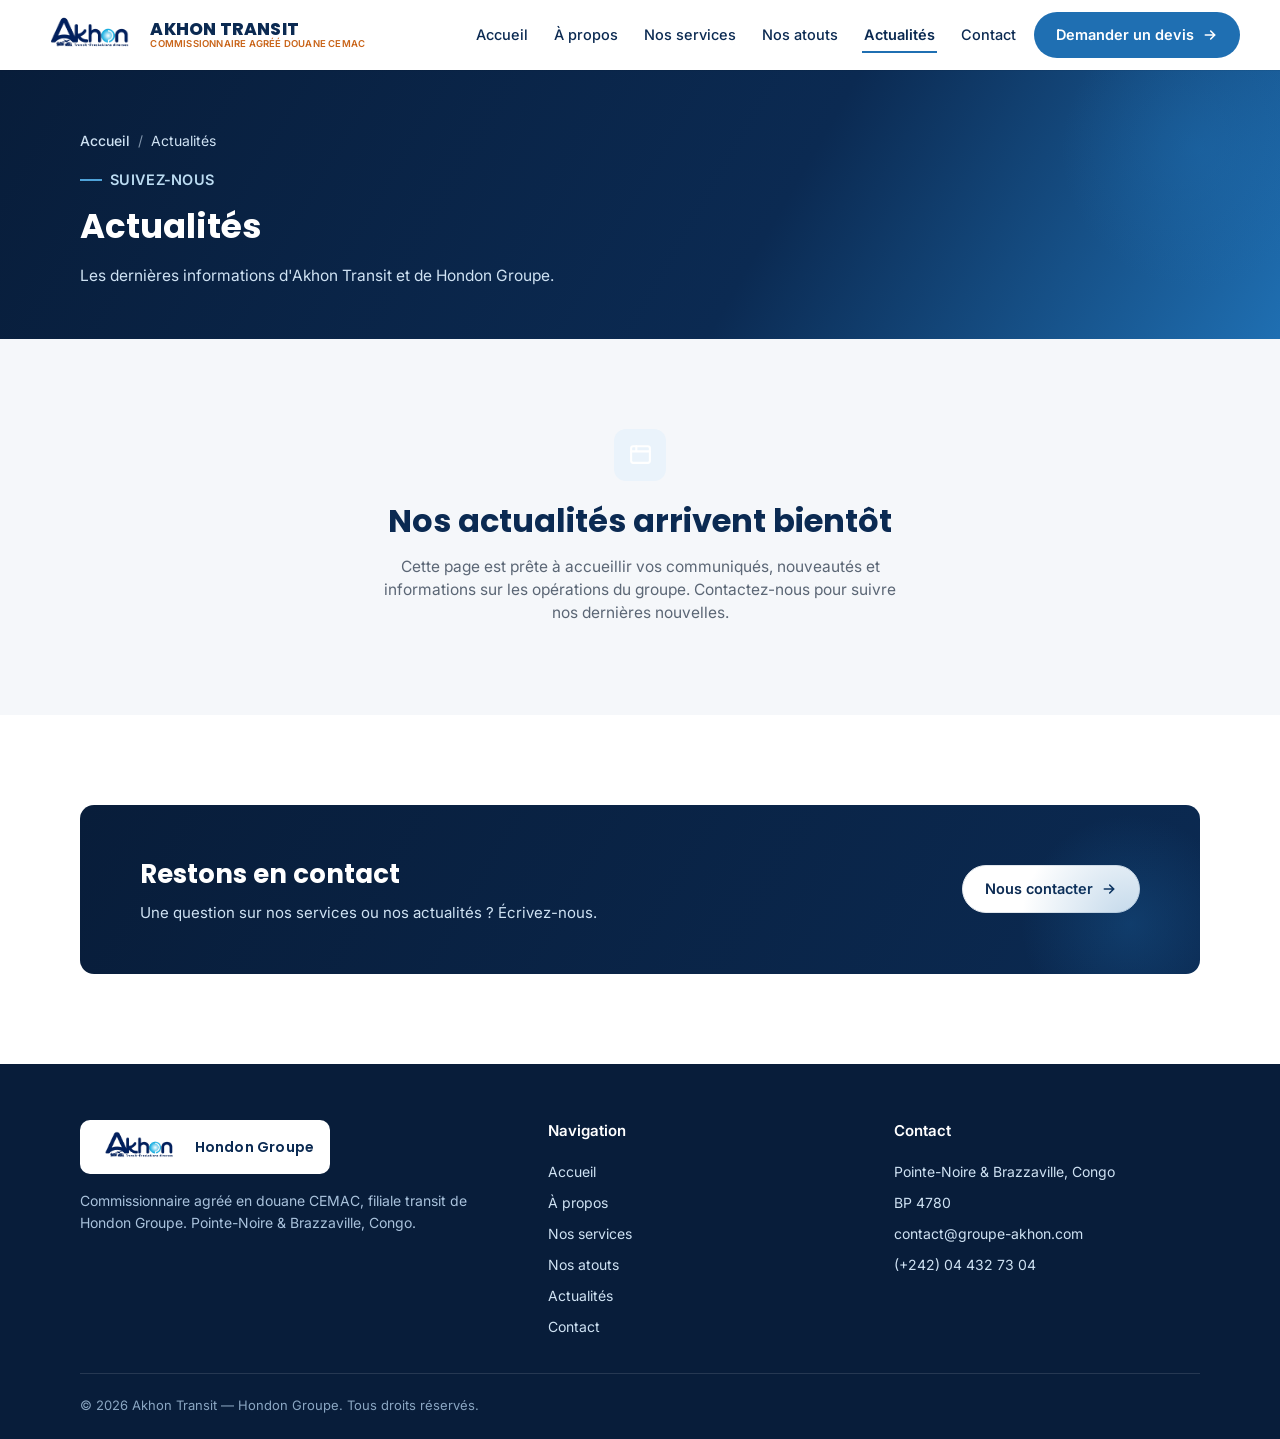
<file: pages/actualites.html>
<!DOCTYPE html>
<html lang="fr">
<head>
<meta charset="UTF-8">
<meta name="viewport" content="width=device-width, initial-scale=1.0">
<title>Actualités | Akhon Transit</title>
<meta name="description" content="Les actualités d'Akhon Transit, commissionnaire agréé en douane CEMAC à Pointe-Noire et Brazzaville.">
<link rel="icon" href="../assets/favicon.ico" sizes="any">
<link rel="icon" type="image/png" href="../assets/favicon-32.png">
<link rel="apple-touch-icon" href="../assets/apple-touch-icon.png">
<link rel="preconnect" href="https://fonts.googleapis.com">
<link rel="preconnect" href="https://fonts.gstatic.com" crossorigin>
<link href="https://fonts.googleapis.com/css2?family=Poppins:wght@400;500;600;700;800&family=Inter:wght@400;500;600&display=swap" rel="stylesheet">
<link rel="stylesheet" href="../css/style.css?v=20260918z">
<style>
html,body{overflow-x:hidden!important;max-width:100%!important;}
@media (max-width:1100px){
  header .header-inner>a.btn-primary,.header-cta{display:none!important;}
  .header-inner{padding-left:16px!important;padding-right:16px!important;gap:8px!important;width:100%!important;}
}
</style>
</head>
<body>
<header>
  <div class="header-inner">
    <a class="logo-block" href="/">
      <img src="../assets/logo-akhon.png" alt="Akhon Transit logo">
      <span class="logo-word"><strong>AKHON TRANSIT</strong><span>Commissionnaire agréé douane CEMAC</span></span>
    </a>
    <nav class="main-nav">
      <ul>
        <li><a href="/">Accueil</a></li>
        <li><a href="/apropos">À propos</a></li>
        <li><a href="/services">Nos services</a></li>
        <li><a href="/atouts">Nos atouts</a></li>
        <li><a href="/actualites" class="active">Actualités</a></li>
        <li><a href="/contact">Contact</a></li>
      </ul>
    </nav>
    <button class="nav-toggle" aria-label="Ouvrir le menu" aria-expanded="false"><span></span><span></span><span></span></button>
    <a class="btn btn-primary header-cta" href="/contact">
      <span>Demander un devis</span>
      <svg viewBox="0 0 24 24" fill="none" stroke="currentColor" stroke-width="2.4" stroke-linecap="round"><path d="M5 12h14M13 6l6 6-6 6"/></svg>
    </a>
  </div>
</header>
<section class="page-hero">
  <div class="container">
    <div class="breadcrumb"><a href="/">Accueil</a><span class="sep">/</span>Actualités</div>
    <div class="eyebrow" style="margin-top:18px;">Suivez-nous</div>
    <h1>Actualités</h1>
    <p style="max-width:600px;color:#cfe2f3;font-size:15.5px;">Les dernières informations d'Akhon Transit et de Hondon Groupe.</p>
  </div>
</section>
<section class="section">
  <div class="container">
    <div class="section-head" style="margin-bottom:0;text-align:center;max-width:100%;">
      <div class="icon-box" style="margin:0 auto 20px;background:var(--sky);">
        <svg viewBox="0 0 24 24" fill="none" stroke="var(--navy)" stroke-width="2" stroke-linecap="round" stroke-linejoin="round"><rect x="3" y="4" width="18" height="16" rx="2"/><path d="M3 9h18M8 4v5"/></svg>
      </div>
      <h2 style="text-align:center;">Nos actualités arrivent bientôt</h2>
      <p style="text-align:center;margin:14px auto 0;max-width:520px;">Cette page est prête à accueillir vos communiqués, nouveautés et informations sur les opérations du groupe. Contactez-nous pour suivre nos dernières nouvelles.</p>
    </div>
  </div>
</section>
<section class="section section-alt">
  <div class="container">
    <div class="cta-band">
      <div>
        <h2>Restons en contact</h2>
        <p>Une question sur nos services ou nos actualités ? Écrivez-nous.</p>
      </div>
      <a class="btn btn-outline" href="/contact">
        <span>Nous contacter</span>
        <svg viewBox="0 0 24 24" fill="none" stroke="#0b2a52" stroke-width="2.4" stroke-linecap="round"><path d="M5 12h14M13 6l6 6-6 6"/></svg>
      </a>
    </div>
  </div>
</section>
<footer>
  <div class="container">
    <div class="footer-grid">
      <div>
        <div class="footer-logo-badge">
          <img src="../assets/logo-akhon.png" alt="Akhon Transit">
          <span class="brandname">Hondon Groupe</span>
        </div>
        <p>Commissionnaire agréé en douane CEMAC, filiale transit de Hondon Groupe. Pointe-Noire &amp; Brazzaville, Congo.</p>
      </div>
      <div>
        <h4>Navigation</h4>
        <ul>
          <li><a href="/">Accueil</a></li>
          <li><a href="/apropos">À propos</a></li>
          <li><a href="/services">Nos services</a></li>
          <li><a href="/atouts">Nos atouts</a></li>
          <li><a href="/actualites">Actualités</a></li>
          <li><a href="/contact">Contact</a></li>
        </ul>
      </div>
      <div>
        <h4>Contact</h4>
        <ul>
          <li>Pointe-Noire &amp; Brazzaville, Congo</li>
          <li>BP 4780</li>
          <li>contact@groupe-akhon.com</li>
          <li>(+242) 04 432 73 04</li>
        </ul>
      </div>
    </div>
    <div class="footer-bottom">
      <span>© 2026 Akhon Transit — Hondon Groupe. Tous droits réservés.</span>
    </div>
  </div>
</footer>
<script src="../assets/nav.js"></script>
</body>
</html>
</file>
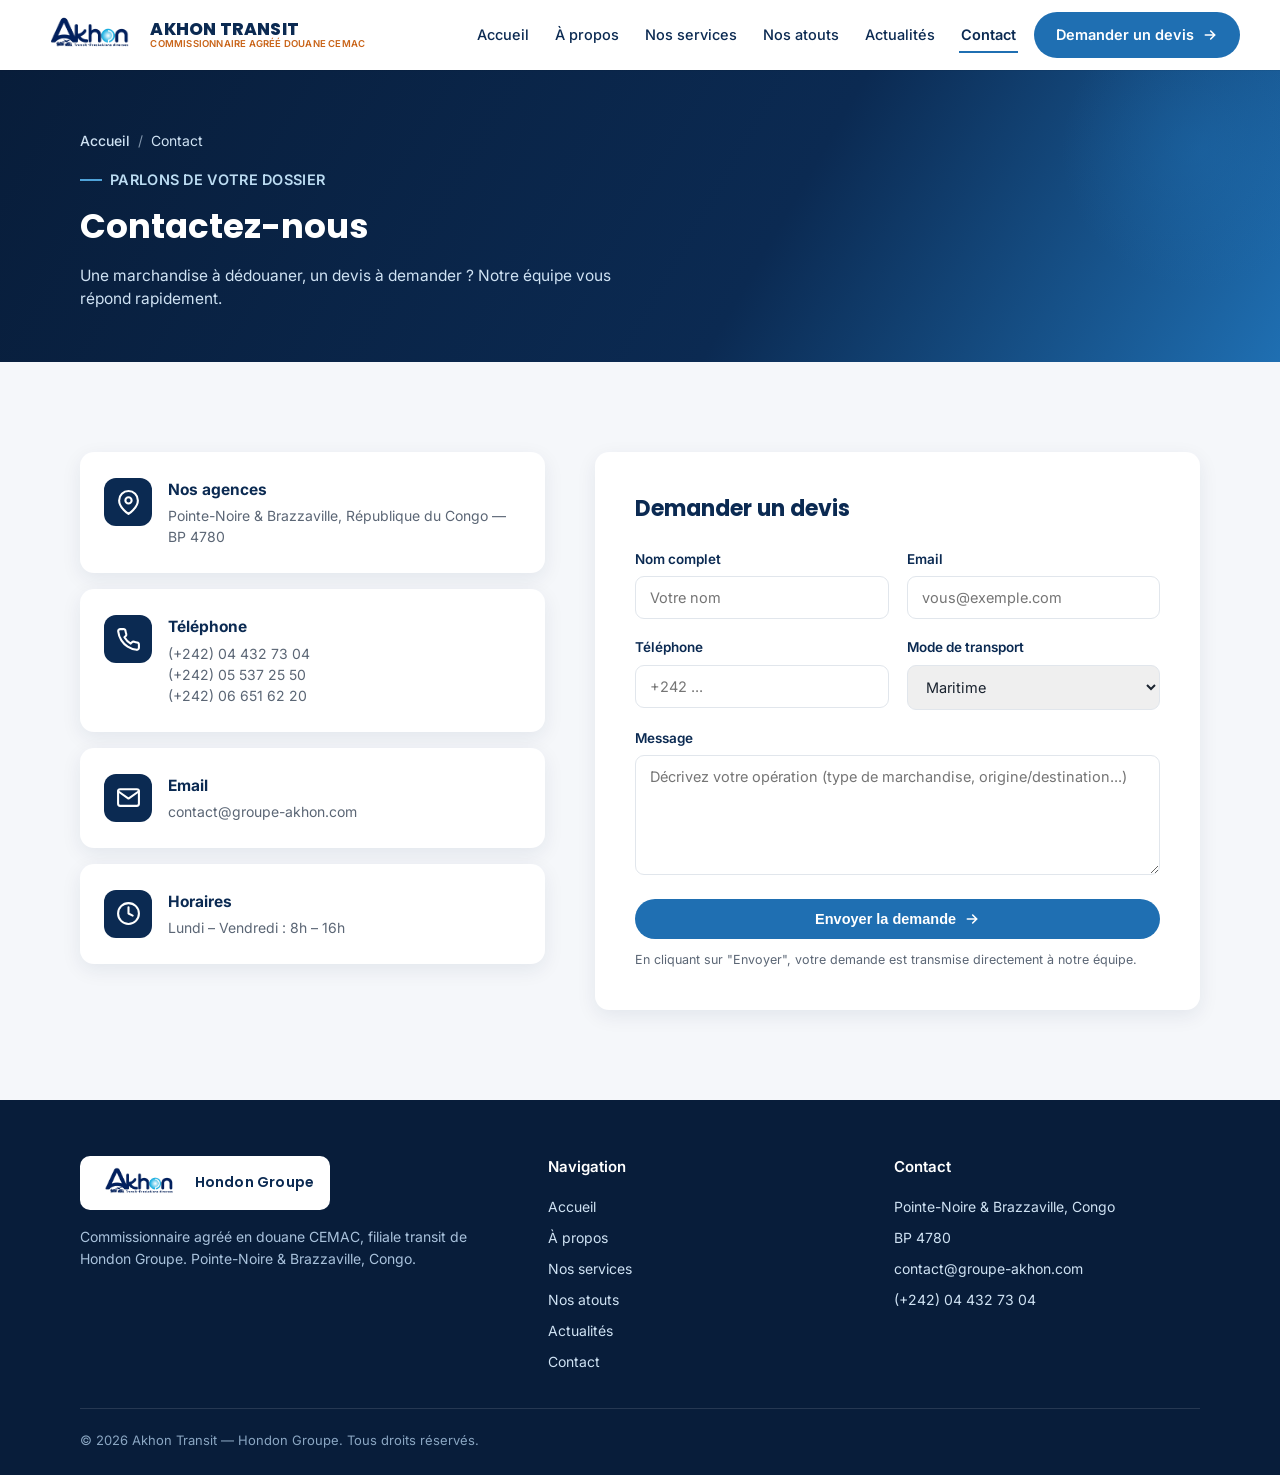
<file: pages/contact.html>
<!DOCTYPE html>
<html lang="fr">
<head>
<meta charset="UTF-8">
<meta name="viewport" content="width=device-width, initial-scale=1.0">
<title>Contact | Akhon Transit</title>
<meta name="description" content="Contactez Akhon Transit à Pointe-Noire ou Brazzaville pour vos opérations de transit et dédouanement.">
<link rel="icon" href="../assets/favicon.ico" sizes="any">
<link rel="icon" type="image/png" href="../assets/favicon-32.png">
<link rel="apple-touch-icon" href="../assets/apple-touch-icon.png">
<link rel="preconnect" href="https://fonts.googleapis.com">
<link rel="preconnect" href="https://fonts.gstatic.com" crossorigin>
<link href="https://fonts.googleapis.com/css2?family=Poppins:wght@400;500;600;700;800&family=Inter:wght@400;500;600&display=swap" rel="stylesheet">
<link rel="stylesheet" href="../css/style.css?v=20260918p">
</head>
<body>

<header>
  <div class="header-inner">
    <a class="logo-block" href="/">
      <img src="../assets/logo-akhon.png" alt="Akhon Transit logo">
      <span class="logo-word"><strong>AKHON TRANSIT</strong><span>Commissionnaire agréé douane CEMAC</span></span>
    </a>
    <nav class="main-nav">
      <ul>
        <li><a href="/">Accueil</a></li>
        <li><a href="/apropos">À propos</a></li>
        <li><a href="/services">Nos services</a></li>
        <li><a href="/atouts">Nos atouts</a></li>
        <li><a href="/actualites">Actualités</a></li>
        <li><a href="/contact" class="active">Contact</a></li>
      </ul>
    </nav>
    <button class="nav-toggle" aria-label="Ouvrir le menu" aria-expanded="false"><span></span><span></span><span></span></button>
    <a class="btn btn-primary header-cta" href="/contact">
      <span>Demander un devis</span>
      <svg viewBox="0 0 24 24" fill="none" stroke="currentColor" stroke-width="2.4" stroke-linecap="round"><path d="M5 12h14M13 6l6 6-6 6"/></svg>
    </a>
  </div>
</header>

<section class="page-hero">
  <div class="container">
    <div class="breadcrumb"><a href="/">Accueil</a><span class="sep">/</span>Contact</div>
    <div class="eyebrow" style="margin-top:18px;">Parlons de votre dossier</div>
    <h1>Contactez-nous</h1>
    <p style="max-width:560px;color:#cfe2f3;font-size:15.5px;">Une marchandise à dédouaner, un devis à demander ? Notre équipe vous répond rapidement.</p>
  </div>
</section>

<section class="section">
  <div class="container contact-wrap">
    <div>
      <div class="contact-info-card">
        <div class="icon-box" style="margin-bottom:0;min-width:48px;width:48px;height:48px;">
          <svg viewBox="0 0 24 24" fill="none" stroke="currentColor" stroke-width="2" stroke-linecap="round" stroke-linejoin="round"><path d="M21 10c0 7-9 13-9 13s-9-6-9-13a9 9 0 0 1 18 0z"/><circle cx="12" cy="10" r="3"/></svg>
        </div>
        <div>
          <h4>Nos agences</h4>
          <p>Pointe-Noire & Brazzaville, République du Congo — BP 4780</p>
        </div>
      </div>
      <div class="contact-info-card">
        <div class="icon-box" style="margin-bottom:0;min-width:48px;width:48px;height:48px;">
          <svg viewBox="0 0 24 24" fill="none" stroke="currentColor" stroke-width="2" stroke-linecap="round" stroke-linejoin="round"><path d="M22 16.92v3a2 2 0 0 1-2.18 2 19.79 19.79 0 0 1-8.63-3.07 19.5 19.5 0 0 1-6-6 19.79 19.79 0 0 1-3.07-8.67A2 2 0 0 1 4.11 2h3a2 2 0 0 1 2 1.72c.127.96.362 1.903.7 2.81a2 2 0 0 1-.45 2.11L8.09 9.91a16 16 0 0 0 6 6l1.27-1.27a2 2 0 0 1 2.11-.45c.907.338 1.85.573 2.81.7A2 2 0 0 1 22 16.92z"/></svg>
        </div>
        <div>
          <h4>Téléphone</h4>
          <p><a href="tel:+242044327304">(+242) 04 432 73 04</a><br><a href="tel:+242055372550">(+242) 05 537 25 50</a><br><a href="tel:+242066516220">(+242) 06 651 62 20</a></p>
        </div>
      </div>
      <div class="contact-info-card">
        <div class="icon-box" style="margin-bottom:0;min-width:48px;width:48px;height:48px;">
          <svg viewBox="0 0 24 24" fill="none" stroke="currentColor" stroke-width="2" stroke-linecap="round" stroke-linejoin="round"><path d="M22 6l-10 7L2 6"/><rect x="2" y="4" width="20" height="16" rx="2"/></svg>
        </div>
        <div>
          <h4>Email</h4>
          <p><a href="mailto:contact@groupe-akhon.com">contact@groupe-akhon.com</a></p>
        </div>
      </div>
      <div class="contact-info-card">
        <div class="icon-box" style="margin-bottom:0;min-width:48px;width:48px;height:48px;">
          <svg viewBox="0 0 24 24" fill="none" stroke="currentColor" stroke-width="2" stroke-linecap="round" stroke-linejoin="round"><circle cx="12" cy="12" r="10"/><polyline points="12 6 12 12 16 14"/></svg>
        </div>
        <div>
          <h4>Horaires</h4>
          <p>Lundi – Vendredi : 8h – 16h</p>
        </div>
      </div>
    </div>

    <div class="form-card">
      <h2 style="color:var(--navy);font-size:22px;margin-bottom:24px;">Demander un devis</h2>
      <form action="https://formsubmit.co/contact@groupe-akhon.com" method="POST" data-akhon-form>
        <input type="hidden" name="_subject" value="Nouvelle demande de devis — Site Akhon Transit">
        <input type="hidden" name="_template" value="table">
        <input type="hidden" name="_captcha" value="true">
        <input type="hidden" name="_next" value="https://www.groupe-akhon.com/merci">
        <input type="text" name="_honey" style="display:none" tabindex="-1" autocomplete="off">
        <div class="form-row">
          <div class="field">
            <label for="nom">Nom complet</label>
            <input type="text" id="nom" name="nom" placeholder="Votre nom" required autocomplete="name">
          </div>
          <div class="field">
            <label for="email">Email</label>
            <input type="email" id="email" name="email" placeholder="vous@exemple.com" required autocomplete="email">
          </div>
        </div>
        <div class="form-row">
          <div class="field">
            <label for="tel">Téléphone</label>
            <input type="tel" id="tel" name="tel" placeholder="+242 ..." autocomplete="tel">
          </div>
          <div class="field">
            <label for="mode">Mode de transport</label>
            <select id="mode" name="mode">
              <option value="Maritime">Maritime</option>
              <option value="Fluvial">Fluvial</option>
              <option value="Aérien">Aérien</option>
              <option value="Route">Route</option>
            </select>
          </div>
        </div>
        <div class="field">
          <label for="message">Message</label>
          <textarea id="message" name="message" placeholder="Décrivez votre opération (type de marchandise, origine/destination...)" required></textarea>
        </div>
        <button type="submit" class="btn btn-primary" style="width:100%;justify-content:center;">
          <span>Envoyer la demande</span>
          <svg viewBox="0 0 24 24" fill="none" stroke="currentColor" stroke-width="2.4" stroke-linecap="round"><path d="M5 12h14M13 6l6 6-6 6"/></svg>
        </button>
        <p class="form-note">En cliquant sur "Envoyer", votre demande est transmise directement à notre équipe.</p>
      </form>
    </div>
  </div>
</section>

<footer>
  <div class="container">
    <div class="footer-grid">
      <div>
        <div class="footer-logo-badge">
          <img src="../assets/logo-akhon.png" alt="Akhon Transit">
          <span class="brandname">Hondon Groupe</span>
        </div>
        <p>Commissionnaire agréé en douane CEMAC, filiale transit de Hondon Groupe. Pointe-Noire & Brazzaville, Congo.</p>
      </div>
      <div>
        <h4>Navigation</h4>
        <ul>
          <li><a href="/">Accueil</a></li>
          <li><a href="/apropos">À propos</a></li>
          <li><a href="/services">Nos services</a></li>
          <li><a href="/atouts">Nos atouts</a></li>
          <li><a href="/actualites">Actualités</a></li>
          <li><a href="/contact">Contact</a></li>
        </ul>
      </div>
      <div>
        <h4>Contact</h4>
        <ul>
          <li>Pointe-Noire & Brazzaville, Congo</li>
          <li>BP 4780</li>
          <li>contact@groupe-akhon.com</li>
          <li>(+242) 04 432 73 04</li>
        </ul>
      </div>
    </div>
    <div class="footer-bottom">
      <span>© 2026 Akhon Transit — Hondon Groupe. Tous droits réservés.</span>
    </div>
  </div>
</footer>

<script src="../assets/nav.js"></script>
</body>
</html>
</file>
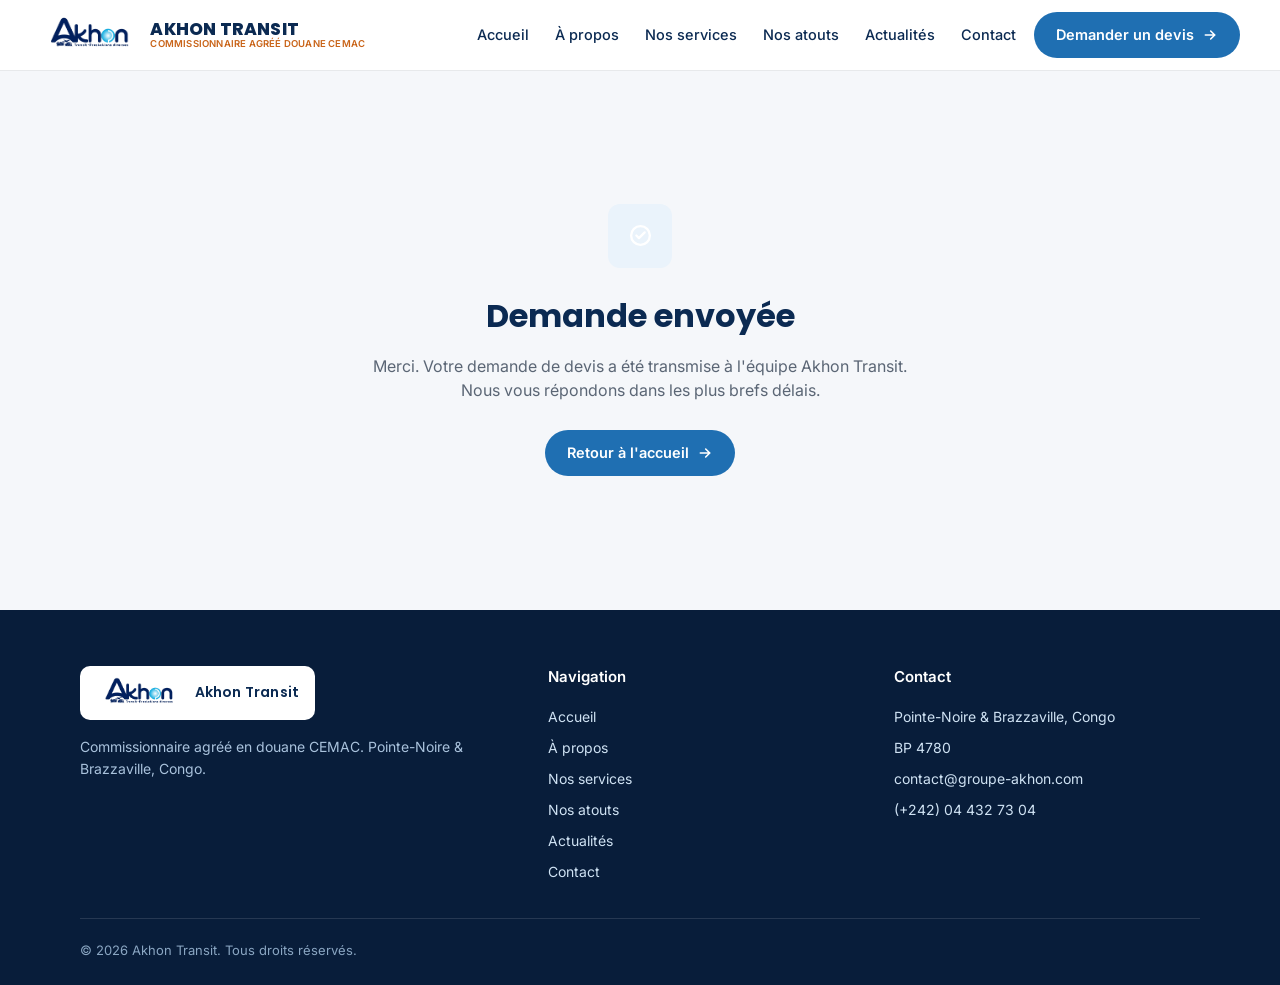
<file: pages/merci.html>
<!DOCTYPE html>
<html lang="fr">
<head>
<meta charset="UTF-8">
<meta name="viewport" content="width=device-width, initial-scale=1.0">
<title>Demande envoyée | Akhon Transit</title>
<meta name="description" content="Votre demande de devis a bien été transmise à Akhon Transit.">
<meta name="robots" content="noindex">
<link rel="icon" href="../assets/favicon.ico" sizes="any">
<link rel="icon" type="image/png" href="../assets/favicon-32.png">
<link rel="apple-touch-icon" href="../assets/apple-touch-icon.png">
<link rel="preconnect" href="https://fonts.googleapis.com">
<link rel="preconnect" href="https://fonts.gstatic.com" crossorigin>
<link href="https://fonts.googleapis.com/css2?family=Poppins:wght@400;500;600;700;800&family=Inter:wght@400;500;600&display=swap" rel="stylesheet">
<link rel="stylesheet" href="../css/style.css?v=20260918z">
<style>
html,body{overflow-x:hidden!important;max-width:100%!important;}
@media (max-width:1100px){
  header .header-inner>a.btn-primary,.header-cta{display:none!important;}
  .header-inner{padding-left:16px!important;padding-right:16px!important;gap:8px!important;width:100%!important;}
}
</style>
</head>
<body>
<header>
  <div class="header-inner">
    <a class="logo-block" href="/">
      <img src="../assets/logo-akhon.png" alt="Akhon Transit logo">
      <span class="logo-word"><strong>AKHON TRANSIT</strong><span>Commissionnaire agréé douane CEMAC</span></span>
    </a>
    <nav class="main-nav">
      <ul>
        <li><a href="/">Accueil</a></li>
        <li><a href="/apropos">À propos</a></li>
        <li><a href="/services">Nos services</a></li>
        <li><a href="/atouts">Nos atouts</a></li>
        <li><a href="/actualites">Actualités</a></li>
        <li><a href="/contact">Contact</a></li>
      </ul>
    </nav>
    <button class="nav-toggle" aria-label="Ouvrir le menu" aria-expanded="false"><span></span><span></span><span></span></button>
    <a class="btn btn-primary header-cta" href="/contact">
      <span>Demander un devis</span>
      <svg viewBox="0 0 24 24" fill="none" stroke="currentColor" stroke-width="2.4" stroke-linecap="round"><path d="M5 12h14M13 6l6 6-6 6"/></svg>
    </a>
  </div>
</header>
<section class="section" style="min-height:60vh;display:flex;align-items:center;">
  <div class="container" style="text-align:center;max-width:640px;">
    <div class="icon-box" style="margin:0 auto 24px;width:64px;height:64px;background:var(--sky);">
      <svg viewBox="0 0 24 24" fill="none" stroke="var(--navy)" stroke-width="2.2" stroke-linecap="round" stroke-linejoin="round"><path d="M8 12l2.5 2.5L16 9"/><circle cx="12" cy="12" r="9"/></svg>
    </div>
    <h1 style="color:var(--navy);font-size:32px;margin-bottom:14px;">Demande envoyée</h1>
    <p style="color:var(--muted);font-size:16px;margin-bottom:28px;">Merci. Votre demande de devis a été transmise à l'équipe Akhon Transit. Nous vous répondons dans les plus brefs délais.</p>
    <a class="btn btn-primary" href="/">
      <span>Retour à l'accueil</span>
      <svg viewBox="0 0 24 24" fill="none" stroke="currentColor" stroke-width="2.4" stroke-linecap="round"><path d="M5 12h14M13 6l6 6-6 6"/></svg>
    </a>
  </div>
</section>
<footer>
  <div class="container">
    <div class="footer-grid">
      <div>
        <div class="footer-logo-badge">
          <img src="../assets/logo-akhon.png" alt="Akhon Transit">
          <span class="brandname">Akhon Transit</span>
        </div>
        <p>Commissionnaire agréé en douane CEMAC. Pointe-Noire &amp; Brazzaville, Congo.</p>
      </div>
      <div>
        <h4>Navigation</h4>
        <ul>
          <li><a href="/">Accueil</a></li>
          <li><a href="/apropos">À propos</a></li>
          <li><a href="/services">Nos services</a></li>
          <li><a href="/atouts">Nos atouts</a></li>
          <li><a href="/actualites">Actualités</a></li>
          <li><a href="/contact">Contact</a></li>
        </ul>
      </div>
      <div>
        <h4>Contact</h4>
        <ul>
          <li>Pointe-Noire &amp; Brazzaville, Congo</li>
          <li>BP 4780</li>
          <li>contact@groupe-akhon.com</li>
          <li>(+242) 04 432 73 04</li>
        </ul>
      </div>
    </div>
    <div class="footer-bottom">
      <span>© 2026 Akhon Transit. Tous droits réservés.</span>
    </div>
  </div>
</footer>
<script src="../assets/nav.js"></script>
</body>
</html>
</file>
<file: css/style.css>
/* Akhon Transit — site-wide mobile + desktop 2026-09-18 */
:root{
  --navy:#0b2a52;
  --navy-deep:#081d3a;
  --blue:#1f6fb2;
  --blue-deep:#154f80;
  --blue-light:#4fa3d9;
  --blue-pale:#bcdcf2;
  --sky:#eaf3fb;
  --orange:#e8792a;
  --orange-deep:#c96419;
  --orange-light:#fdeee1;
  --ink:#1b2430;
  --muted:#5b6675;
  --bg:#f5f7fa;
  --white:#ffffff;
  --radius:14px;
}
*{box-sizing:border-box;margin:0;padding:0;}
html{scroll-behavior:smooth;overflow-x:hidden;max-width:100%;}
body{font-family:'Inter',sans-serif;color:var(--ink);background:var(--bg);line-height:1.5;overflow-x:hidden;max-width:100%;}
h1,h2,h3,.brand{font-family:'Poppins',sans-serif;}
a{text-decoration:none;color:inherit;}
ul{list-style:none;}
img{max-width:100%;height:auto;display:block;}
.container{max-width:1200px;margin:0 auto;padding:0 40px;}

header{background:var(--white);position:sticky;top:0;z-index:100;box-shadow:0 1px 0 rgba(0,0,0,.06);width:100%;}
.header-inner{display:flex;align-items:center;justify-content:space-between;gap:16px;padding:12px 40px;max-width:1360px;margin:0 auto;min-width:0;width:100%;}
.logo-block{display:flex;align-items:center;gap:10px;min-width:0;flex:1 1 auto;}
.logo-block img{height:44px;width:auto;flex-shrink:0;}
.logo-block .logo-word{display:flex;flex-direction:column;line-height:1.15;min-width:0;}
.logo-block .logo-word strong{font-family:'Poppins',sans-serif;font-weight:800;font-size:17px;color:var(--navy);letter-spacing:.2px;}
.logo-block .logo-word span{font-family:'Inter',sans-serif;font-weight:600;font-size:9.5px;color:var(--orange-deep);letter-spacing:.2px;text-transform:uppercase;}
.header-cta{flex-shrink:0;}
nav.main-nav{flex-shrink:0;}
nav.main-nav ul{display:flex;gap:22px;font-weight:500;color:var(--navy);font-size:14.5px;flex-wrap:nowrap;}
nav.main-nav a{position:relative;padding:6px 2px;transition:color .2s;white-space:nowrap;}
nav.main-nav a:hover{color:var(--blue);}
nav.main-nav a.active{color:var(--navy);font-weight:600;}
nav.main-nav a.active::after{content:"";position:absolute;left:0;right:0;bottom:-4px;height:2px;background:var(--blue);}
.btn{display:inline-flex;align-items:center;gap:8px;font-weight:600;font-size:14.5px;padding:12px 22px;border-radius:999px;border:none;cursor:pointer;transition:transform .15s,box-shadow .15s,background .2s;white-space:nowrap;flex-shrink:0;}
.btn:hover{transform:translateY(-1px);}
.btn-primary{background:var(--blue);color:var(--white);}
.btn-primary:hover{background:var(--blue-deep);box-shadow:0 8px 18px rgba(31,111,178,.32);}
.btn-outline{background:var(--white);color:var(--navy);border:1.5px solid #e1e6ec;}
.btn-outline:hover{border-color:var(--navy);}
.btn svg{width:16px;height:16px;}
.nav-toggle{display:none;background:none;border:none;cursor:pointer;padding:8px;flex-shrink:0;}
.nav-toggle span{display:block;width:24px;height:2.4px;background:var(--navy);margin:5px 0;border-radius:2px;}

.page-hero{background:linear-gradient(120deg,var(--navy-deep),var(--navy) 60%,var(--blue));padding:60px 0 52px;color:var(--white);position:relative;overflow:hidden;width:100%;}
.page-hero::after{content:"";position:absolute;right:-60px;top:-60px;width:280px;height:280px;border-radius:50%;background:radial-gradient(circle,rgba(31,111,178,.35),rgba(31,111,178,0) 70%);}
.page-hero .container{position:relative;z-index:1;}
.page-hero .eyebrow{color:var(--blue-pale);font-weight:600;font-size:14.5px;margin-bottom:10px;}
.page-hero h1{font-size:34px;font-weight:700;margin-bottom:12px;}
.page-hero .breadcrumb{font-size:14px;color:#cfe2f3;}
.page-hero .breadcrumb a{color:#cfe2f3;font-weight:500;}
.page-hero .breadcrumb a:hover{color:var(--white);}
.page-hero .breadcrumb .sep{margin:0 8px;opacity:.6;}

.hero{position:relative;background:linear-gradient(180deg,#0b2a52,#154f80);overflow:hidden;width:100%;min-height:520px;}
.hero-bg-img{position:absolute;inset:0;width:100%;height:100%;object-fit:cover;object-position:center 40%;opacity:.92;}
.hero-overlay{position:absolute;inset:0;background:linear-gradient(100deg,rgba(8,29,58,.88) 0%,rgba(8,29,58,.66) 34%,rgba(8,29,58,.18) 60%,rgba(8,29,58,0) 78%);}
.hero-content{position:relative;z-index:2;max-width:1200px;margin:0 auto;padding:76px 40px 100px;}
.hero-text{max-width:600px;}
.eyebrow{display:inline-flex;align-items:center;gap:8px;color:var(--blue-pale);font-weight:600;font-size:14px;margin-bottom:16px;letter-spacing:.3px;text-transform:uppercase;}
.eyebrow::before{content:"";width:22px;height:2px;background:var(--blue-light);display:inline-block;flex-shrink:0;}
.hero-text h1{color:var(--white);font-size:44px;font-weight:700;line-height:1.16;margin-bottom:20px;text-shadow:0 2px 18px rgba(0,0,0,.18);}
.hero-text h1 em{color:#ffb27a;font-style:normal;}
.hero-text p{color:#eaf2fa;font-size:16.5px;max-width:520px;margin-bottom:30px;}
.hero-cta{display:flex;gap:14px;flex-wrap:wrap;}
.hero-cta .btn-outline{background:rgba(255,255,255,.94);}
.hero-badges{display:flex;gap:14px;margin-top:40px;flex-wrap:wrap;}
.hero-badge{display:flex;align-items:center;gap:10px;background:rgba(255,255,255,.12);border:1px solid rgba(255,255,255,.25);backdrop-filter:blur(4px);color:var(--white);font-size:13px;font-weight:600;padding:9px 16px;border-radius:999px;}
.hero-badge svg{width:16px;height:16px;stroke:var(--blue-pale);}

.section{padding:90px 0;}
.section-alt{background:var(--white);}
.section-head{max-width:680px;margin-bottom:50px;}
.section-head .eyebrow{color:var(--blue);}
.section-head h2{font-size:32px;color:var(--navy);font-weight:700;line-height:1.25;}
.section-head p{color:var(--muted);font-size:15.5px;margin-top:14px;}
.grid-2{display:grid;grid-template-columns:1fr 1fr;gap:50px;align-items:center;}
.grid-3{display:grid;grid-template-columns:repeat(3,1fr);gap:28px;}
.grid-4{display:grid;grid-template-columns:repeat(4,1fr);gap:24px;}

.card{background:var(--white);border-radius:var(--radius);padding:32px 28px;box-shadow:0 6px 20px rgba(11,42,82,.08);}
.icon-box{width:52px;height:52px;border-radius:12px;background:var(--navy);display:flex;align-items:center;justify-content:center;margin-bottom:18px;}
.icon-box svg{width:25px;height:25px;stroke:var(--white);}
.icon-box.alt{background:var(--sky);}
.icon-box.alt svg{stroke:var(--navy);}
.card h3{font-size:17px;color:var(--navy);font-weight:600;margin-bottom:10px;}
.card p{font-size:14.5px;color:var(--muted);}

.service-list{display:flex;flex-direction:column;gap:14px;}
.service-list li{display:flex;gap:12px;align-items:flex-start;font-size:15.5px;color:var(--ink);}
.service-list li svg{width:20px;height:20px;min-width:20px;stroke:var(--blue);margin-top:2px;}
.service-list li b{color:var(--navy);}

.about-img{border-radius:var(--radius);overflow:hidden;box-shadow:0 20px 45px rgba(11,42,82,.18);position:relative;}
.about-img img{width:100%;height:360px;object-fit:cover;object-position:center;}
.badge-cemac{position:absolute;bottom:14px;left:14px;background:rgba(8,29,58,.88);color:var(--white);font-size:12px;font-weight:600;padding:8px 14px;border-radius:8px;display:flex;align-items:center;gap:8px;}

.stats-row{display:grid;grid-template-columns:repeat(3,1fr);gap:20px;margin-top:50px;}
.stat-card{background:var(--white);border-radius:var(--radius);padding:24px;text-align:center;box-shadow:0 6px 18px rgba(11,42,82,.07);}
.stat-card .num{font-size:28px;font-weight:700;color:var(--navy);}
.stat-card .label{font-size:13px;color:var(--muted);margin-top:4px;}

.cta-band{background:linear-gradient(120deg,var(--navy-deep),var(--navy));border-radius:var(--radius);padding:50px 60px;display:flex;align-items:center;justify-content:space-between;gap:30px;color:var(--white);position:relative;overflow:hidden;}
.cta-band::after{content:"";position:absolute;right:-40px;bottom:-60px;width:220px;height:220px;border-radius:50%;background:radial-gradient(circle,rgba(31,111,178,.28),rgba(31,111,178,0) 70%);}
.cta-band h2{font-size:26px;margin-bottom:8px;}
.cta-band p{color:#cfe2f3;font-size:15px;}
.cta-band .btn-outline{background:var(--white);}

.contact-wrap{display:grid;grid-template-columns:1fr 1.3fr;gap:50px;}
.contact-info-card{background:var(--white);border-radius:var(--radius);padding:26px 24px;box-shadow:0 6px 20px rgba(11,42,82,.08);margin-bottom:16px;display:flex;gap:16px;align-items:flex-start;}
.contact-info-card h4{color:var(--navy);font-size:15.5px;margin-bottom:4px;}
.contact-info-card p{color:var(--muted);font-size:14px;}
.form-card{background:var(--white);border-radius:var(--radius);padding:40px;box-shadow:0 6px 20px rgba(11,42,82,.08);}
.form-row{display:grid;grid-template-columns:1fr 1fr;gap:18px;}
.field{margin-bottom:18px;}
.field label{display:block;font-size:13.5px;font-weight:600;color:var(--navy);margin-bottom:7px;}
.field input,.field select,.field textarea{width:100%;padding:12px 14px;border:1.5px solid #e1e6ec;border-radius:9px;font-family:inherit;font-size:14.5px;color:var(--ink);transition:border-color .2s;}
.field input:focus,.field select:focus,.field textarea:focus{outline:none;border-color:var(--blue);}
.field textarea{resize:vertical;min-height:120px;}
.form-note{font-size:12.5px;color:var(--muted);margin-top:12px;}

footer{background:var(--navy-deep);color:#cfe2f3;padding:56px 0 24px;}
.footer-grid{display:grid;grid-template-columns:1.4fr 1fr 1fr;gap:40px;padding-bottom:36px;border-bottom:1px solid rgba(255,255,255,.12);}
.footer-grid h4{color:var(--white);font-size:15px;margin-bottom:18px;font-weight:600;}
.footer-grid ul{display:flex;flex-direction:column;gap:10px;font-size:14px;}
.footer-grid a:hover{color:var(--white);}
.footer-logo-badge{display:inline-flex;align-items:center;gap:12px;background:var(--white);border-radius:10px;padding:8px 16px;margin-bottom:16px;}
.footer-logo-badge img{height:38px;width:auto;}
.footer-logo-badge .brandname{font-family:'Poppins',sans-serif;font-weight:600;font-size:14px;color:var(--navy);letter-spacing:.2px;}
.footer-grid p{font-size:14px;color:#a9c2dc;line-height:1.6;}
.footer-bottom{display:flex;justify-content:space-between;padding-top:22px;font-size:13px;color:#8aa6c2;flex-wrap:wrap;gap:10px;}

@media (max-width:1100px){
  .header-cta, header .header-inner > a.btn-primary{display:none;}
  .header-inner{padding-left:20px;padding-right:20px;gap:10px;}
  nav.main-nav{position:fixed;top:72px;left:0;right:0;width:100%;background:var(--white);flex-direction:column;padding:10px 24px 20px;box-shadow:0 12px 24px rgba(11,42,82,.12);transform:translateY(-8px);opacity:0;pointer-events:none;transition:opacity .2s,transform .2s;z-index:99;}
  nav.main-nav.open{transform:translateY(0);opacity:1;pointer-events:auto;}
  nav.main-nav ul{flex-direction:column;gap:4px;}
  nav.main-nav a{display:block;padding:12px 4px;border-bottom:1px solid #eef1f4;}
  .nav-toggle{display:block;}
  .grid-2{grid-template-columns:1fr;}
  .grid-3,.grid-4{grid-template-columns:repeat(2,1fr);}
  .stats-row{grid-template-columns:1fr 1fr 1fr;}
  .footer-grid{grid-template-columns:1fr 1fr;}
  .cta-band{flex-direction:column;text-align:center;}
  .hero-text h1{font-size:36px;}
  .contact-wrap{grid-template-columns:1fr;}
  .form-row{grid-template-columns:1fr;}
}
@media (max-width:640px){
  .container,.header-inner,.hero-content{padding-left:16px;padding-right:16px;}
  .header-inner{gap:8px;padding-top:10px;padding-bottom:10px;}
  .logo-block{gap:8px;}
  .logo-block img{height:32px;}
  .logo-block .logo-word strong{font-size:13.5px;}
  .logo-block .logo-word span{font-size:7.6px;letter-spacing:.08px;line-height:1.25;}
  .hero{min-height:0;}
  .hero-bg-img{object-position:center 38%;}
  .hero-overlay{background:linear-gradient(180deg,rgba(8,29,58,.82) 0%,rgba(8,29,58,.58) 55%,rgba(8,29,58,.38) 100%);}
  .hero-content{padding-top:44px;padding-bottom:52px;}
  .hero-text h1{font-size:26px;}
  .hero-text p{font-size:15px;margin-bottom:22px;}
  .hero-badges{margin-top:22px;}
  .hero-badge{font-size:12px;padding:8px 12px;}
  .grid-3,.grid-4,.stats-row{grid-template-columns:1fr;}
  .footer-grid{grid-template-columns:1fr;}
  .page-hero{padding:36px 0 32px;}
  .page-hero h1{font-size:26px;}
  .cta-band{padding:36px 26px;}
  .form-card{padding:26px;}
  .section{padding:56px 0;}
  .about-img img{height:240px;}
}
</file>
